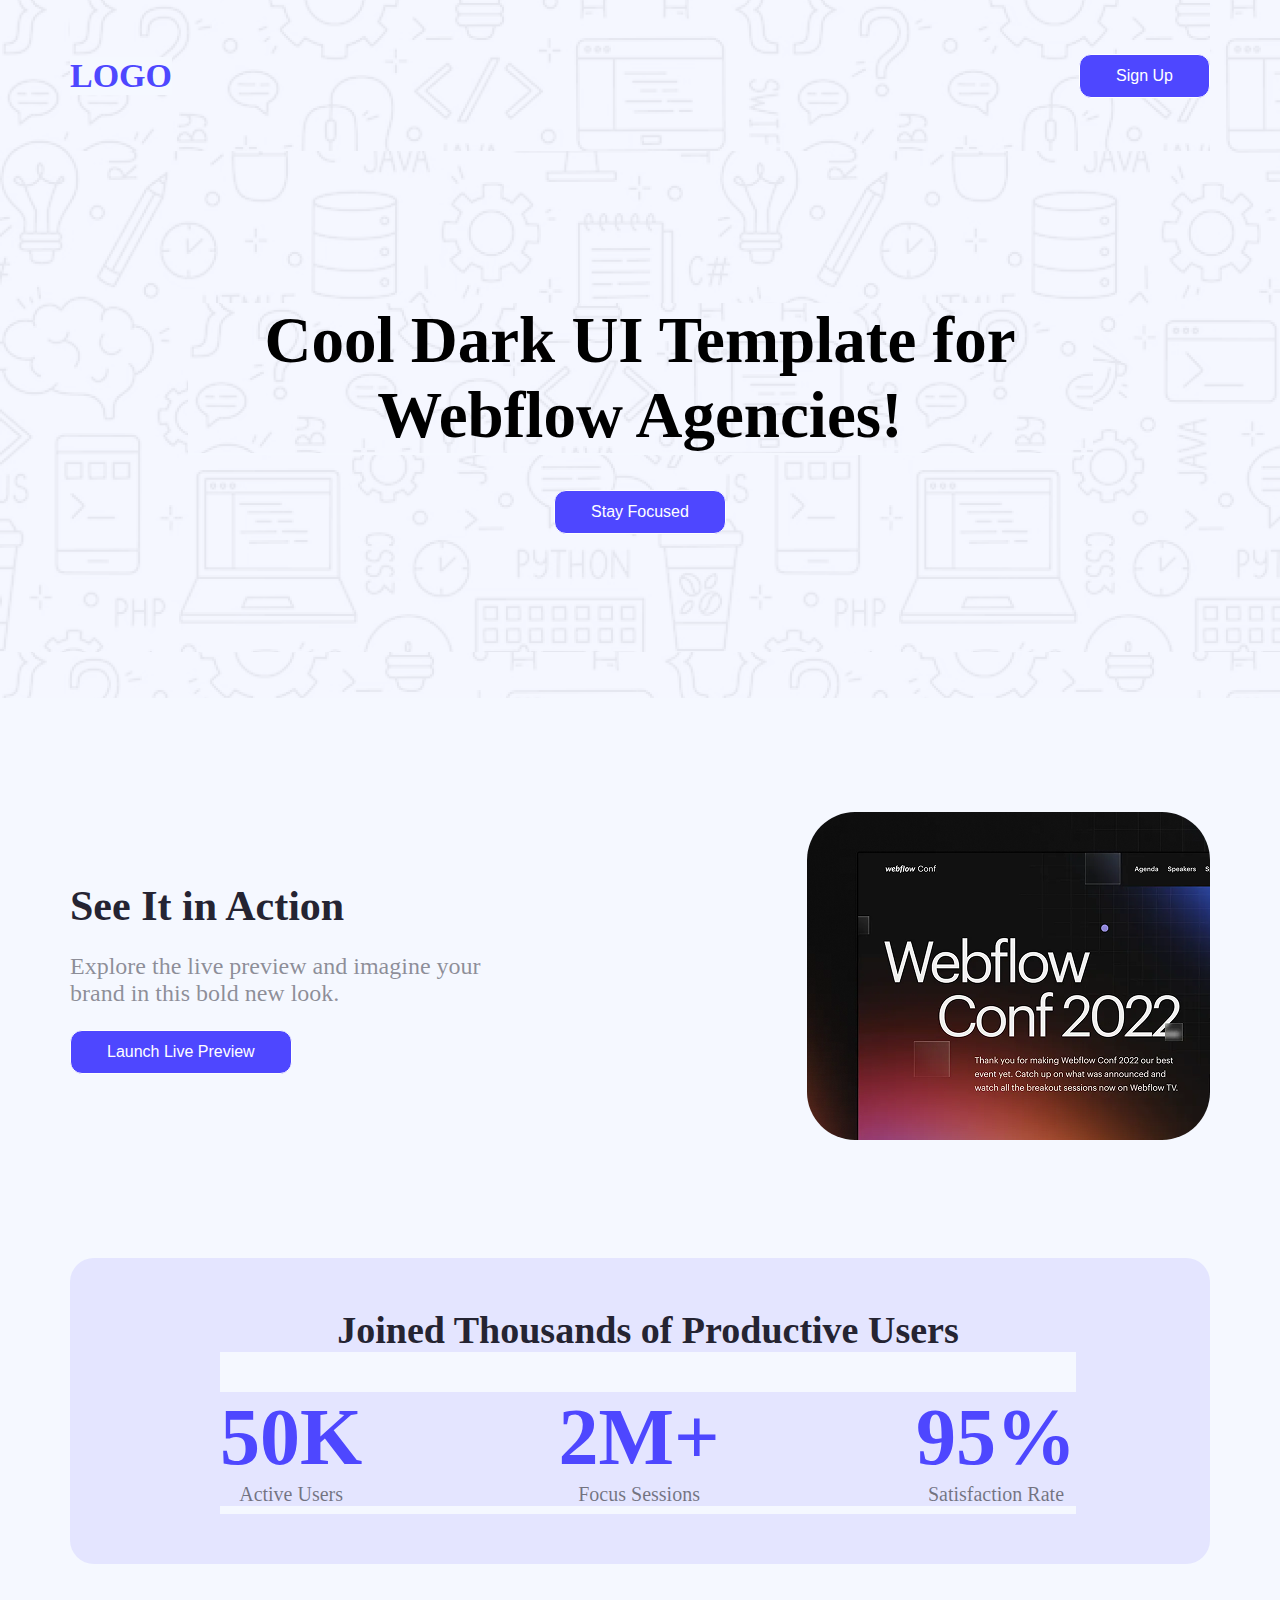
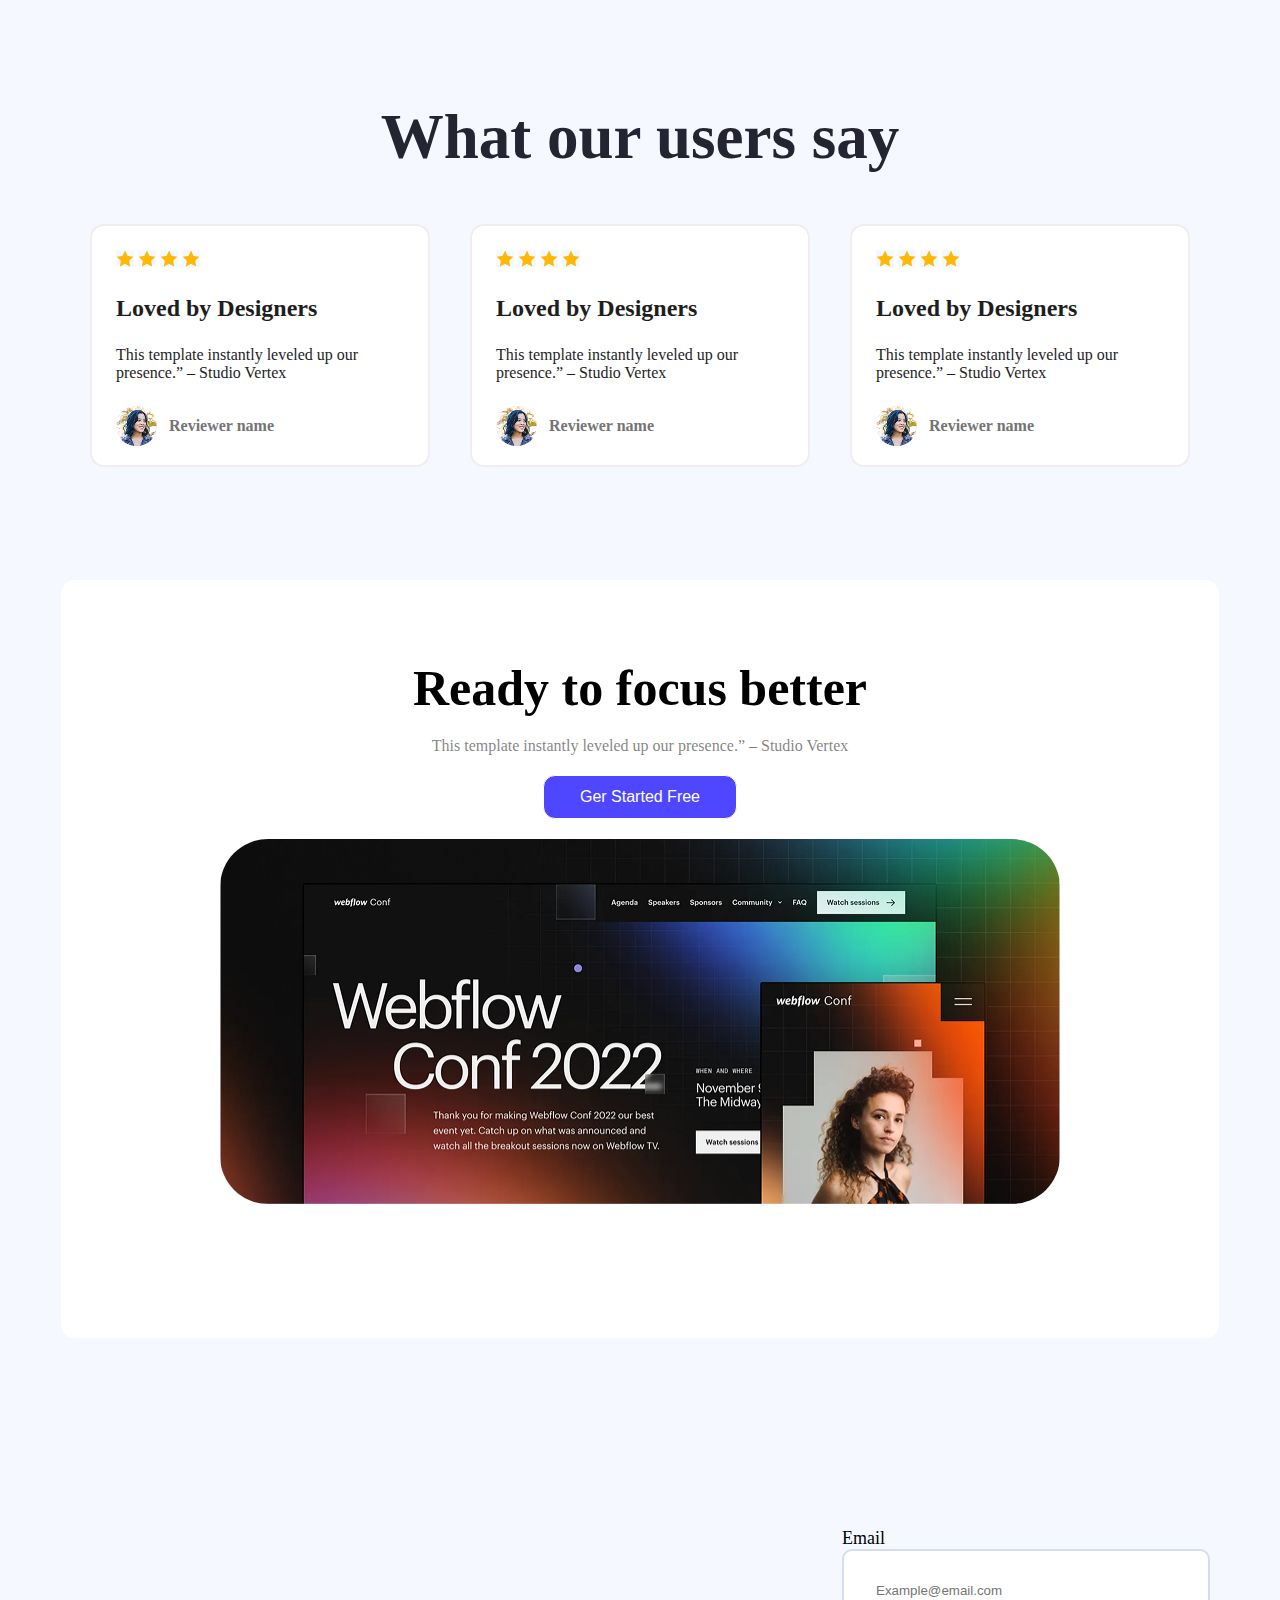
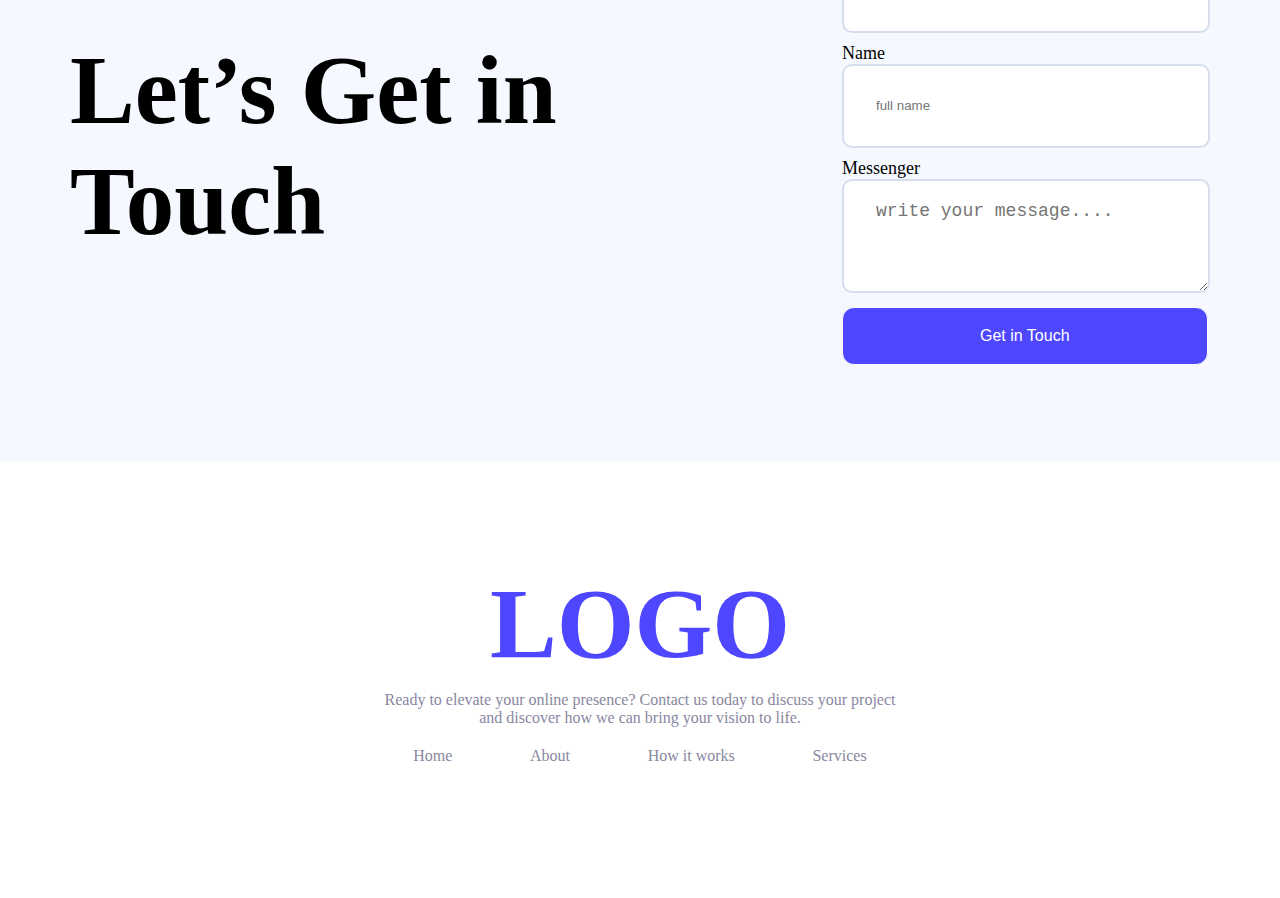
<file: index.html>
<!DOCTYPE html>
<html lang="en">
<head>
    <meta charset="UTF-8">
    <meta name="viewport" content="width=device-width, initial-scale=1.0">
    <link rel="stylesheet" href="style.css">
    <title>First Assignment</title>
</head>
<body>
    <header>
        <div id="hiding-2">
            <h2>LOGO</h2>
            <button id="button-t">Sign Up</button>
        </div>
        <div id="hiding-1">
            <h2>Cool Dark UI Template for Webflow Agencies!</h2>
            <button id="button-t">Stay Focused</button>
        </div>
    </header>
    <main>
        <!-- main box-1 -->
        <div id="main-1">
            <div id="main-2">
                <h2>See It in Action</h2>
                <p>Explore the live preview and imagine your </p>
                <p id="p-1">brand in this bold new look.</p>
                <button id="button-t">Launch Live Preview</button>
            </div>
            <div id="main-3">
                <img id="img-1" src="Assets/wc-mini.png" alt="">
            </div>
        </div>
         <!--main box-2 -->

         <div id="main-box-1">
            <div id="main-box-2">
                <h2 >Joined Thousands of Productive Users</h2>
                <div id="main-box-3">
                    <nav>
                        <h3>50K</h3>
                        <p>Active Users</p>
                    </nav>
                    <nav>
                        <h3>2M+</h3>
                        <p>Focus Sessions</p>
                    </nav>
                    <nav>
                        <h3>95%</h3>
                        <p>Satisfaction Rate</p>
                    </nav>
                </div>
            </div>
         </div>


         <!-- main box-3 -->
          <div id="box-1">
            <div id="box-2">
                <h2>What our users say</h2></div>
                <div id="box-3">
                    <div id="box-4">
                        <img src="Assets/icon-star.png" alt="">
                        <img src="Assets/icon-star.png" alt="">
                        <img src="Assets/icon-star.png" alt="">
                        <img src="Assets/icon-star.png" alt="">
                        <h2>Loved by Designers</h2>
                        <p>This template instantly leveled up our presence.” – Studio Vertex</p>
                        <div id="box-5">
                            <img src="Assets/avatar.png" alt="">
                            <h3>Reviewer name</h3>
                        </div>
                    </div>
                    <div id="box-4">
                        <img src="Assets/icon-star.png" alt="">
                        <img src="Assets/icon-star.png" alt="">
                        <img src="Assets/icon-star.png" alt="">
                        <img src="Assets/icon-star.png" alt="">
                        <h2>Loved by Designers</h2>
                        <p>This template instantly leveled up our presence.” – Studio Vertex</p>
                        <div id="box-5">
                            <img src="Assets/avatar.png" alt="">
                            <h3>Reviewer name</h3>
                        </div>
                    </div>
                    <div id="box-4">
                        <img src="Assets/icon-star.png" alt="">
                        <img src="Assets/icon-star.png" alt="">
                        <img src="Assets/icon-star.png" alt="">
                        <img src="Assets/icon-star.png" alt="">
                        <h2>Loved by Designers</h2>
                        <p>This template instantly leveled up our presence.” – Studio Vertex</p>
                        <div id="box-5">
                            <img src="Assets/avatar.png" alt="">
                            <h3>Reviewer name</h3>
                            </div>
                        </div>
                    </div>
                </div>
          </div>
          <!-- main box-4 -->
           <div id="main-box-4-1">
                <h2>Ready to focus better</h2>
                <p>This template instantly leveled up our presence.” – Studio Vertex</p>
                <button id="button-t">Ger Started Free</button>
            <div id="main-box-4-2">
                <!-- <img src="Assets/wc-big.png" alt=""> -->
            </div>
           </div>
    </main>
    <footer>
        <div id="fotter-1">
            <h2>Let’s Get in Touch</h2>
          <div id="fotter-2">
            <form>
                <label id="label-1" for="email">Email</label>
                <br>
                <input type="email" placeholder="Example@email.com" id="email">
                <br>
                <label id="label-1" for="name">Name</label>
                <br>
                <input type="name" placeholder="full name" id="name">
                <br>
                <label id="label-1" for="messenger">Messenger</label>
                <br>
                <textarea cols="10" name="" id="label-2" placeholder="write your message...."></textarea>
                <br>
                <button id="button-r">Get in Touch</button>
            </form>
          </div>
        </div>
        <div id="footer-2">
            <div id="footer-3">
            <h2>LOGO</h2>
            <p>Ready to elevate your online presence? Contact us today to discuss your project and discover how we can bring your vision to life.</p>
            <nav id="nav-1">
                <li>Home</li>
                <li>About</li>
                <li>How it works</li>
                <li>Services</li>
            </nav>
            </div>
        </div>
    </footer>
</body>
</html>
</file>
<file: style.css>
*{
    padding: 0px;
    margin: 0px;
    background-color: #F5F8FF;
}
  /*heder box 1 */
header {
    height: 698px;
    background-image: url(Assets/Hero-bg.png);
    
}

#hiding-2{
    width: 1140px;
    height: 151px;
    display: flex;
    justify-content: space-between;
    margin: 0px auto;
    align-items: center;
    background-image: url(Assets/Hero-bg.png);
}

#hiding-2 h2 {
    color: #4E47FF;
    font-size: 34px;
    font-weight: bolder;
}

#button-t {
    background-color: #4E47FF;
    padding: 12px 36px;
    color: white;
    font-size: 16px;
    border-radius:12px ;
    border: 1px solid white;
    cursor: pointer;
}

#button-t:hover {
    background-color: aqua;
    padding: 12px 36px;
    color: rgb(0, 0, 0);
    font-size: 16px;
}
#hiding-1 {
    width: 905px;
    height: 152px;
    text-align: center;
    margin: 152px auto;
    
}

#hiding-1 h2{
    font-size: 65px;
    font-weight: bolder;
    margin-bottom: 37px;
    background-image: url(Assets/Hero-bg.png);
}

/* main box 1 */

#main-1{
    width: 1140px;
    height: 328px;
    margin: 116px auto;
    display: flex;
    align-items: center;
    justify-content: space-between;
}

#main-2 h2{
    font-size: 42px;
    font-weight: bold;
    color: #252432;
    margin-bottom: 23px;
}

#main-2 p{
    font-size: 24px;
    color: rgba(37, 36, 50, 0.5);
}
#p-1{
    margin-bottom: 23px;
}

#img-1 {
    border-radius: 48px;
}

/* main box 2 */

#main-box-1 {
    width: 1140px;
    height: 306px;
    background-color: rgba(78, 71, 255, 0.1);
    margin: 116px auto;
    position: relative;
    border-radius: 24px;
}

#main-box-2 {
    width: 856px;
    height: 206px;
    margin: 50px 150px;
    position: absolute;
    text-align: center;
    
    
}

#main-box-2 h2 {
    font-size: 38px;
    font-weight: bold;
    color: #252432;
    margin-bottom: 40px;
    background-color: rgba(78, 71, 255, 0.1);
    
}
#main-box-3{
    display: flex;
    justify-content: space-between;
    background-color: rgba(78, 71, 255, 0.1);


}

#main-box-3 h3 {
    font-size: 80px;
    font-weight: bold;
    color: #4E47FF;
    background-color: rgba(78, 71, 255, 0.1);
    
}

#main-box-3 P{
    font-size: 20px;
    color: rgba(0, 0, 0, 0.5);
    background-color: rgba(78, 71, 255, 0.1);
}

/* main box-3 */
#box-1 {
    width: 1140px;
    height: 342px;
    margin: 137px auto;
    
    
}

#box-3 {
    height: 243px;
    display: flex;
    

    
    
}

#box-2 {
    font-size: 42px;
    font-weight: bold;
    color: #252432;
    margin-bottom: 50px;
    text-align: center;
    
}
#box-4 {
    border: 2px solid #F2EDED;
    border-radius: 14px;
     margin: 0px 20px;
     background-color: #FFFFFF;
     justify-content: space-between;
     padding: 24px;
     
}

#box-3 h2 {
    font-size: 24px;
    color: #1E1E1E;
    background-color: #FFFFFF;
    margin-top: 24px;
    margin-bottom: 24px;
}
#box-3 p {
    font-size: 16px;
    color: #1E1E1E;
}
#box-5{
    display: flex;
    background-color: #FFFFFF;
    align-items: center;
}

#box-5 img {
    border-radius: 50%;
    margin-right: 12px;
    
}
#box-5 h3 {
    color: #757575;
    font-size: 16px;
    font-weight: semi bold;
    background-color: #FFFFFF;
}

#box-3 p{
    font-size: 16px;
    color: #1E1E1E;
    background-color: #FFFFFF;
    margin-bottom: 24px;

}

/* main-box-4 */
#main-box-4-1 {
    width: 1000px;
    height: 600px;
    background-color: #FFFFFF;
    padding: 79px;
    text-align: center;
    margin: 0px auto;
    border-radius: 14px;
    margin-bottom: 92.23px;
}
#main-box-4-2 {
    width: 840px;
    height: 364.77px;
    margin: 20px auto;
    background-image: url(Assets/wc-big.png);
    background-size: cover;
    border-radius: 48px;
}

#main-box-4-1 h2{
    font-size: 50px;
    font-weight: bold;
    color: 000000;
    background-color: #FFFFFF;
    margin-bottom: 20px;
}

#main-box-4-1 p{
    font-size: 16px;
    font-weight: regular;
    color: rgba(0, 0, 0, 0.5);
    background-color: #FFFFFF;
    margin-bottom: 20px;
}

/* foter-box-1 */
#fotter-1 {
    width: 1140px;
    height: 632px;
    display: flex;
    align-items: center;
    margin: 0px auto;
    justify-content: space-between;
}

#fotter-1 h2 {
    font-size: 97px;
    font-weight: bold;
    color: 000000;
    margin-right: 115px;
}

#label-1{
    font-size: 18px;
    font-weight: Medium;
    margin-bottom: 10px;
}

form input {
    width: 300px;
    height: 40px;
    border-radius: 10px;
    padding: 20px 32px;
    background-color: #FFFFFF;
    border: 2px solid #D6DDED;
    margin-bottom: 10px;
}
#label-2 {
    border-radius: 10px;
    padding: 20px 32px;
    background-color: #FFFFFF;
    border: 2px solid #D6DDED;
    width: 300px;
    height: 70px;
    font-size: 18px;
    font-weight: Medium;
    margin-bottom: 10px;
}
input ::placeholder {
    font-size: 20px;
    color: rgba(0, 0, 0, 0.5);
}

#button-r {
    background-color: #4E47FF;
    padding: 19px 137px;
    color: white;
    font-size: 16px;
    border-radius:12px ;
    border: 1px solid white;
    cursor: pointer;
}

#button-r:hover {
    background-color: #a9d40b;
    padding: 19px 137px;
    font-size: 16px;
}

/* foter-box-2 */

#footer-2 {
    height: 228px;
    background-color: #FFFFFF;
    padding: 104px;
}

#footer-3 {
    height: 221px;
    width: 531px;
    margin: 0px auto;
    background-color: #FFFFFF;
    text-align: center;
}

#footer-3 h2 {
    font-size: 100px;
    font-weight: bolder;
    color: #4E47FF;
    background-color: #FFFFFF;
    margin-bottom: 10px;
}

#footer-2 p{
    font-size: 16px;
    color: #8987A1;
    background-color: #FFFFFF;
    margin-bottom: 20px;
}

#nav-1 {
    font-size: 16px;
    color: #8987A1;
    list-style: none;
    display: flex;
    background-color: #FFFFFF;
    justify-content: space-around;
}

li {
    background-color: #FFFFFF;
}
</file>
